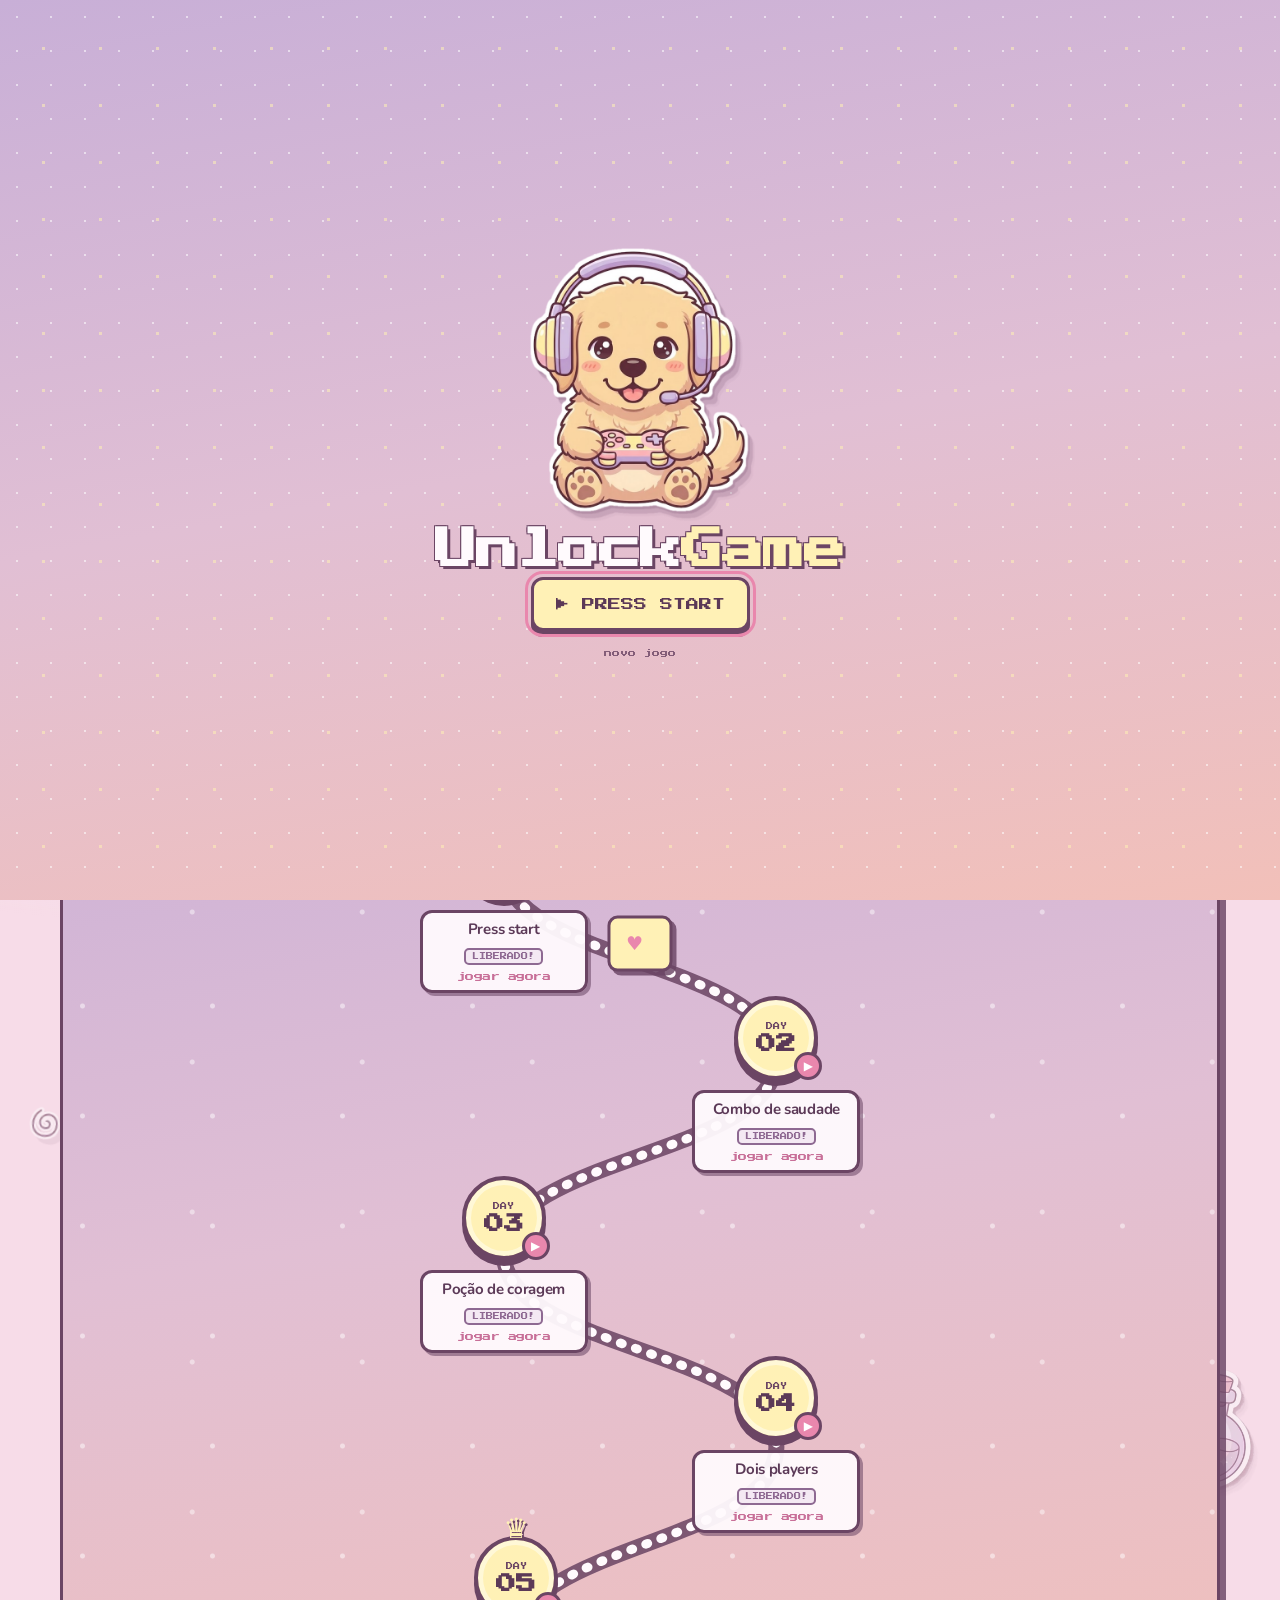
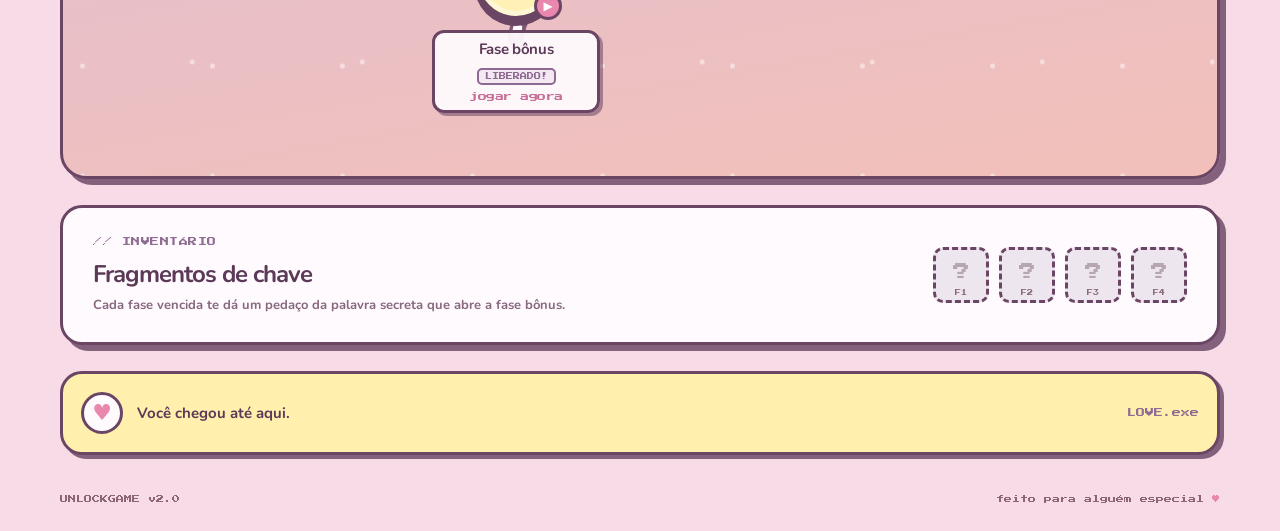
<file: index.html>
<!doctype html>
<html lang="pt-BR">
  <head>
    <meta charset="UTF-8" />
    <meta name="viewport" content="width=device-width, initial-scale=1.0, viewport-fit=cover" />
    <meta name="theme-color" content="#f7dce8" />
    <meta name="description" content="UnlockGame — uma jornada de amor em cinco fases." />
    <meta name="apple-mobile-web-app-capable" content="yes" />
    <meta name="mobile-web-app-capable" content="yes" />
    <meta name="apple-mobile-web-app-status-bar-style" content="default" />
    <meta name="apple-mobile-web-app-title" content="UnlockGame" />
    <title>UnlockGame · 5 fases</title>
    <link rel="manifest" href="manifest.webmanifest" />
    <link rel="icon" type="image/png" sizes="192x192" href="assets/icons/icon-192.png" />
    <link rel="apple-touch-icon" href="assets/icons/apple-touch-icon.png" />
    <link rel="preconnect" href="https://fonts.googleapis.com" />
    <link rel="preconnect" href="https://fonts.gstatic.com" crossorigin />
    <link href="https://fonts.googleapis.com/css2?family=Nunito:wght@400;600;700;800;900&family=Press+Start+2P&display=swap" rel="stylesheet" />
    <link rel="stylesheet" href="styles.css" />
    <script defer src="js/data.js"></script>
    <script defer src="js/core.js"></script>
    <script defer src="js/games.js"></script>
    <script defer src="js/app.js"></script>
  </head>
  <body>
    <div class="noise" aria-hidden="true"></div>

    <!-- Tela de título -->
    <div class="start-screen" id="startScreen" role="dialog" aria-modal="true" aria-labelledby="startTitle">
      <div class="start-stars" aria-hidden="true"></div>
      <div class="start-content">
        <img class="start-bunny" src="assets/opt/puppybyte.png" alt="" />
        <h1 class="start-title" id="startTitle">Unlock<span>Game</span></h1>
        <button class="start-button" id="startButton" type="button">▶ PRESS START</button>
        <p class="start-save" id="startSave">novo jogo</p>
      </div>
    </div>

    <header class="hud">
      <a class="brand" href="#top" aria-label="UnlockGame, voltar ao topo">
        <span class="brand-mark" aria-hidden="true">♥</span>
        <span class="brand-word">Unlock<span>Game</span></span>
      </a>
      <div class="hud-stats">
        <div class="hud-chip hud-level" aria-label="Nível do player">
          <strong id="playerLevel">LV1</strong>
          <span class="xp-track" aria-hidden="true"><span class="xp-fill" id="xpFill"></span></span>
        </div>
        <div class="hud-chip" aria-label="Estrelas"><span class="hud-star">★</span><strong id="starCount">0</strong><small>/15</small></div>
        <button class="sound-button" id="soundToggle" type="button" aria-pressed="true" aria-label="Desligar sons">♫</button>
      </div>
    </header>

    <main id="top" class="app-shell">
      <div class="reference-elements" aria-hidden="true">
        <img class="ref-art ref-handheld" src="assets/opt/handheld.png" alt="" />
        <img class="ref-art ref-joycons" src="assets/opt/joycons.png" alt="" />
        <img class="ref-art ref-potion" src="assets/opt/potion.png" alt="" />
        <img class="ref-art ref-spiral" src="assets/opt/spiral.png" alt="" />
      </div>

      <section class="hero-grid" aria-labelledby="hero-title">
        <div class="hero-copy panel">
          <div class="eyebrow"><span class="live-dot"></span> missão // online</div>
          <h2 id="hero-title">Uma fase por dia.<br /></h2>
          <p class="hero-description">Vença o minijogo de cada dia para e guarde os fragmentos de chave: a última fase precisa de todos eles.</p>
          <a class="primary-button" href="#levels"><span class="button-sparkle">✦</span> ir para o mapa <span class="button-arrow">↓</span></a>
        </div>

        <div class="mascot-stage panel">
          <div class="stage-label">GUIA DO PLAYER <span>● REC</span></div>
          <div class="speech-bubble" aria-live="polite"><p id="bunnySays">Carregando…</p></div>
          <div class="mascot-glow" aria-hidden="true"></div>
          <button class="mascot-art" id="mascot" type="button" aria-label="Falar com PuppyByte">
            <img src="assets/opt/puppybyte.png" alt="" />
            <span class="art-heart heart-one" aria-hidden="true">♥</span><span class="art-heart heart-two" aria-hidden="true">♥</span>
            <span class="art-spark spark-one" aria-hidden="true">✦</span>
          </button>
          <div class="mascot-name">PuppyByte <span>// seu duo</span></div>
        </div>
      </section>

      <section class="status-strip panel" aria-label="Status da jornada">
        <div class="status-intro"><span class="status-icon" aria-hidden="true">⚡</span><div><strong id="statusHeadline">A próxima fase está esperando</strong><span id="statusSubline">Seu mapa de aventura</span></div></div>
        <div class="next-unlock"><span>PRÓXIMO DESBLOQUEIO</span><strong id="nextUnlockTimer">--:--:--</strong></div>
        <div class="progress-track" role="progressbar" aria-label="Progresso da jornada" aria-valuemin="0" aria-valuemax="5" aria-valuenow="0" id="progressTrack"><div class="progress-fill" id="progressFill"></div></div>
      </section>

      <section class="levels-section" id="levels" aria-labelledby="levels-title">
        <div class="section-heading">
          <div><div class="eyebrow">// select your level</div><h2 id="levels-title">O mapa</h2></div>
          <p>cinco dias · cinco minijogos<br /><span>toque numa fase para jogar</span></p>
        </div>
        <div class="level-map" id="levelMap">
          <svg class="map-path" id="mapPath" aria-hidden="true" preserveAspectRatio="none"></svg>
          <ol class="levels-list" id="levelsList"></ol>
        </div>
      </section>

      <section class="inventory panel" aria-labelledby="inventory-title">
        <div>
          <div class="eyebrow">// inventário</div>
          <h2 id="inventory-title">Fragmentos de chave</h2>
          <p>Cada fase vencida te dá um pedaço da palavra secreta que abre a fase bônus.</p>
        </div>
        <div class="key-inventory" id="keyInventory"></div>
      </section>

      <section class="closing-card panel" id="closingCard">
        <span class="closing-icon" aria-hidden="true">♥</span>
        <div><strong id="closingTitle">Você chegou até aqui.</strong></div>
        <span class="closing-code">LOVE.exe</span>
      </section>
    </main>

    <footer class="footer"><span>UNLOCKGAME v2.0</span><span>feito para alguém especial <span class="footer-heart">♥</span></span></footer>

    <dialog class="challenge-dialog" id="challengeModal" aria-labelledby="modalTitle">
      <div class="dialog-inner">
        <span class="sheet-grabber" aria-hidden="true"></span>
        <button class="dialog-close" id="closeModal" type="button" aria-label="Fechar">×</button>
        <div class="modal-topline"><span id="modalDay">FASE 01</span><span id="modalState">DESAFIO</span></div>
        <div class="modal-content" id="modalContent"></div>
      </div>
    </dialog>

    <div class="confetti" id="confetti" aria-hidden="true"></div>
    <div class="toast" id="toast" role="status" aria-live="polite"><span id="toastIcon">♥</span><span id="toastMessage"></span></div>
  </body>
</html>
</file>
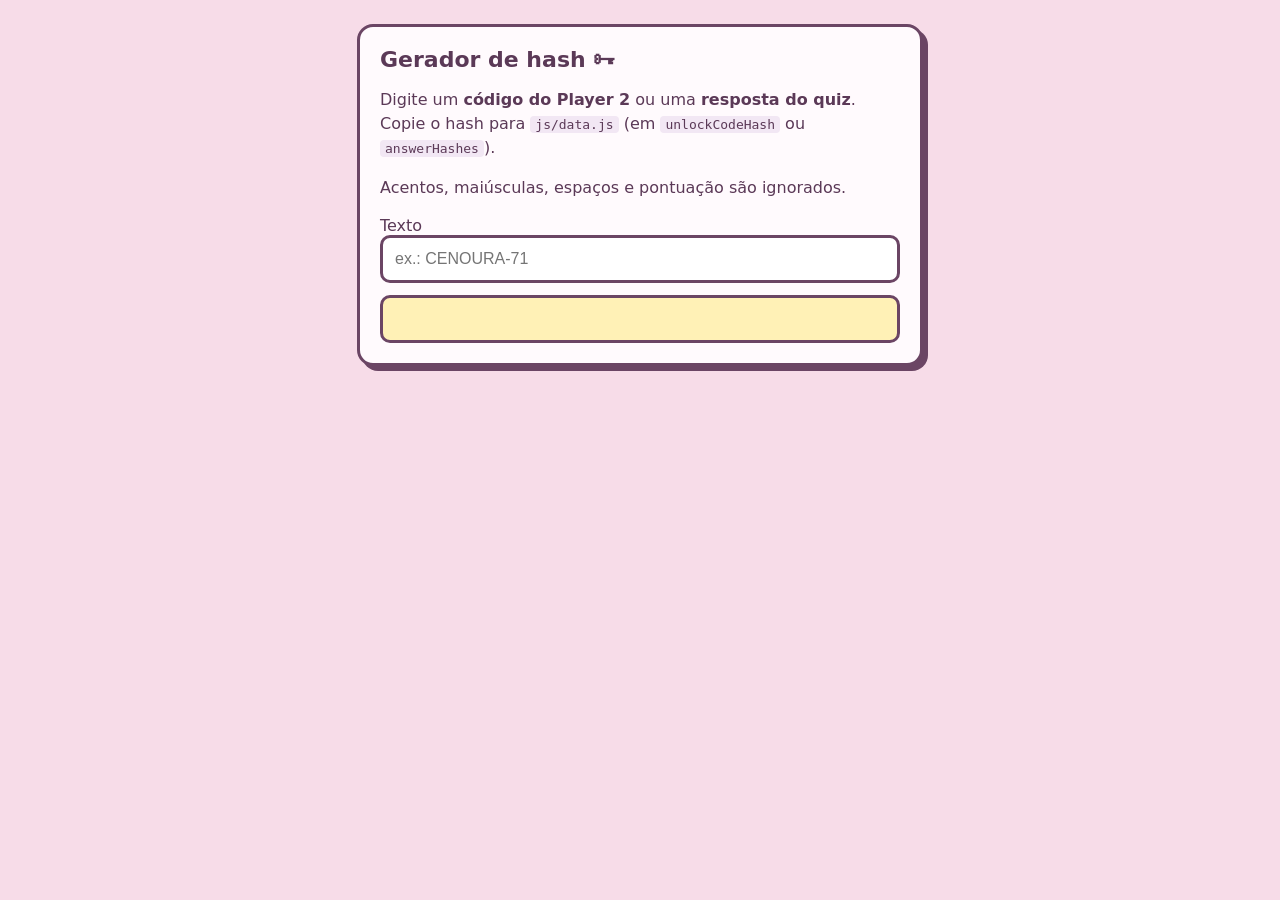
<file: tools/gerar-hash.html>
<!doctype html>
<html lang="pt-BR">
  <head>
    <meta charset="UTF-8" />
    <meta name="viewport" content="width=device-width, initial-scale=1.0" />
    <meta name="robots" content="noindex" />
    <title>UnlockGame · gerador de hash</title>
    <style>
      body { margin: 0; padding: 24px 16px; font-family: system-ui, sans-serif; background: #f7dce8; color: #5b3957; }
      main { max-width: 520px; margin: 0 auto; padding: 20px; background: #fffafd; border: 3px solid #6b4564; border-radius: 16px; box-shadow: 5px 5px 0 #6b4564; }
      h1 { margin-top: 0; font-size: 22px; }
      p { line-height: 1.5; }
      input, output { display: block; width: 100%; box-sizing: border-box; padding: 12px; font-size: 16px; border: 3px solid #6b4564; border-radius: 10px; }
      output { margin-top: 12px; background: #fff1b6; font-family: monospace; font-size: 18px; min-height: 48px; word-break: break-all; }
      code { background: #f2e7f4; padding: 1px 5px; border-radius: 4px; }
    </style>
  </head>
  <body>
    <main>
      <h1>Gerador de hash 🗝</h1>
      <p>Digite um <strong>código do Player 2</strong> ou uma <strong>resposta do quiz</strong>. Copie o hash para <code>js/data.js</code> (em <code>unlockCodeHash</code> ou <code>answerHashes</code>).</p>
      <p>Acentos, maiúsculas, espaços e pontuação são ignorados.</p>
      <label for="text">Texto</label>
      <input id="text" autocomplete="off" autocapitalize="off" placeholder="ex.: CENOURA-71" />
      <output id="out" aria-live="polite"></output>
    </main>
    <script src="../js/core.js"></script>
    <script>
      const input = document.querySelector("#text");
      const out = document.querySelector("#out");
      input.addEventListener("input", () => { out.textContent = input.value.trim() ? UG.hash(input.value) : ""; });
    </script>
  </body>
</html>
</file>
<file: styles.css>
:root {
  --bg-color: #f7dce8;
  --bg-deep: #edc4d7;
  --card-bg: #fffafd;
  --accent-purple: #cdb8d9;
  --accent-purple-dark: #8f6d93;
  --accent-yellow: #fff1b6;
  --accent-mint: #b9dce0;
  --accent-coral: #e987ad;
  --accent-coral-dark: #c86f98;
  --success: #4e817f;
  --text-color: #5b3957;
  --muted: #87687f;
  --line: #6b4564;
  --shadow: 6px 6px 0 rgba(107,69,100,.82);
  --shadow-small: 4px 4px 0 rgba(107,69,100,.82);
  --radius: 22px;
  --pixel: "Press Start 2P", monospace;
  --gutter: 14px;
  --safe-top: env(safe-area-inset-top, 0px);
  --safe-bottom: env(safe-area-inset-bottom, 0px);
}

* { box-sizing: border-box; }
html { scroll-behavior: smooth; -webkit-text-size-adjust: 100%; }
body {
  margin: 0;
  min-width: 320px;
  min-height: 100dvh;
  color: var(--text-color);
  font-family: "Nunito", system-ui, sans-serif;
  background: radial-gradient(circle at 10% 0%, #fdebf3 0 18%, transparent 38%), var(--bg-color);
  overflow-x: hidden;
  -webkit-tap-highlight-color: transparent;
}
body.is-starting { overflow: hidden; }
button, a, input { font: inherit; color: inherit; }
button { cursor: pointer; touch-action: manipulation; }
a { text-decoration: none; }
img { max-width: 100%; }
:focus-visible { outline: 3px solid var(--accent-coral); outline-offset: 3px; }
[hidden] { display: none !important; }

.noise {
  position: fixed; inset: 0; z-index: 40; pointer-events: none; opacity: .04;
  background-image: url("data:image/svg+xml,%3Csvg viewBox='0 0 180 180' xmlns='http://www.w3.org/2000/svg'%3E%3Cfilter id='n'%3E%3CfeTurbulence type='fractalNoise' baseFrequency='.8' numOctaves='3' stitchTiles='stitch'/%3E%3C/filter%3E%3Crect width='100%25' height='100%25' filter='url(%23n)' opacity='.35'/%3E%3C/svg%3E");
}

.panel { background: var(--card-bg); border: 3px solid var(--line); border-radius: var(--radius); box-shadow: var(--shadow); }
.eyebrow { font-family: var(--pixel); font-size: 9px; line-height: 1.8; letter-spacing: .5px; color: var(--accent-purple-dark); text-transform: uppercase; }
.live-dot { display: inline-block; width: 8px; height: 8px; margin-right: 6px; background: #55c598; border: 2px solid var(--line); border-radius: 50%; box-shadow: 0 0 0 3px #bcefe0; animation: blink 1.4s infinite; }

/* ---------- Tela de título ---------- */
.start-screen {
  position: fixed; inset: 0; z-index: 50;
  display: grid; place-items: center;
  padding: calc(24px + var(--safe-top)) 20px calc(24px + var(--safe-bottom));
  background: linear-gradient(170deg, #c8afd7 0%, #e1bfd4 50%, #f2c0b9 100%);
  transition: opacity .45s ease, transform .45s ease;
}
.start-screen.leaving { opacity: 0; transform: scale(1.06); pointer-events: none; }
.start-stars { position: absolute; inset: 0; opacity: .55; background-image: radial-gradient(#fff 1.5px, transparent 1.5px), radial-gradient(#fff1b6 1.5px, transparent 1.5px); background-size: 34px 34px, 57px 57px; background-position: 0 0, 15px 20px; animation: drift 18s linear infinite; }
.start-content { position: relative; display: flex; flex-direction: column; align-items: center; text-align: center; }
.start-bunny { width: min(56vw, 230px); filter: drop-shadow(5px 7px 0 rgba(107,69,100,.22)); animation: bunny-float 3s ease-in-out infinite; }
.start-title { margin: 10px 0 6px; font-family: var(--pixel); font-size: clamp(24px, 8vw, 42px); color: #fffafd; text-shadow: 3px 3px 0 var(--line), -1px -1px 0 var(--line), 1px -1px 0 var(--line), -1px 1px 0 var(--line); letter-spacing: -1px; }
.start-title span { color: var(--accent-yellow); }
.start-subtitle { margin: 0 0 26px; font-weight: 900; font-size: 14px; color: var(--text-color); }
.start-button {
  min-height: 54px; padding: 16px 22px;
  border: 3px solid var(--line); border-radius: 12px;
  background: var(--accent-yellow); color: var(--text-color);
  box-shadow: 0 6px 0 var(--line);
  font-family: var(--pixel); font-size: 13px;
  animation: pulse 1.3s ease-in-out infinite;
}
.start-button:active { transform: translateY(4px); box-shadow: 0 2px 0 var(--line); }
.start-save { margin: 18px 0 0; font-family: var(--pixel); font-size: 8px; color: var(--line); opacity: .8; }

/* ---------- HUD ---------- */
.hud {
  position: sticky; top: 0; z-index: 30;
  display: flex; align-items: center; justify-content: space-between; gap: 10px;
  padding: calc(10px + var(--safe-top)) var(--gutter) 10px;
  background: rgba(247,220,232,.88);
  backdrop-filter: blur(8px); -webkit-backdrop-filter: blur(8px);
  border-bottom: 3px solid var(--line);
}
.brand { display: inline-flex; align-items: center; gap: 9px; font-weight: 900; font-size: 19px; letter-spacing: -1.4px; color: #915776; text-shadow: 1px 2px 0 #fff; }
.brand-mark { display: grid; place-items: center; width: 32px; height: 32px; border: 3px solid var(--line); border-radius: 50% 50% 45% 45%; background: var(--accent-coral); color: #fff; box-shadow: 3px 3px 0 #fff; transform: rotate(-7deg); font-size: 16px; text-shadow: none; }
.brand-word { display: none; }
.brand-word span { color: #c27a9f; }
.hud-stats { display: flex; align-items: center; gap: 8px; }
.hud-chip { display: flex; align-items: center; gap: 6px; height: 40px; padding: 0 10px; border: 3px solid var(--line); border-radius: 10px; background: var(--card-bg); box-shadow: 3px 3px 0 var(--line); font-weight: 900; }
.hud-chip strong { font-family: var(--pixel); font-size: 10px; }
.hud-chip small { font-size: 11px; color: var(--muted); margin-left: -3px; }
.hud-star { color: #f0b93a; font-size: 18px; text-shadow: 1px 1px 0 var(--line); }
.hud-level { background: var(--accent-yellow); }
.xp-track { width: 46px; height: 10px; border: 2px solid var(--line); border-radius: 3px; background: #fff; overflow: hidden; }
.xp-fill { display: block; height: 100%; width: 0; background: repeating-linear-gradient(90deg, var(--accent-coral) 0 5px, #f3a7c4 5px 10px); transition: width .8s ease; }
.sound-button { display: grid; place-items: center; width: 44px; height: 40px; border: 3px solid var(--line); border-radius: 10px; background: var(--card-bg); box-shadow: 3px 3px 0 var(--line); font-weight: 900; font-size: 17px; }
.sound-button:active { transform: translate(2px, 2px); box-shadow: 1px 1px 0 var(--line); }
.sound-button[aria-pressed="false"] { background: #f2eaf4; color: var(--muted); }

/* ---------- Layout ---------- */
.app-shell { position: relative; width: min(1160px, 100% - var(--gutter) * 2); margin: 18px auto 40px; }
.hero-grid, .status-strip, .levels-section, .inventory, .closing-card { position: relative; z-index: 1; }

/* ---------- Hero + mascote ---------- */
.hero-grid { display: grid; gap: 16px; }
.hero-copy { order: 2; padding: 24px 20px; overflow: hidden; background: linear-gradient(145deg, #fffafd 0%, #fffafd 68%, #fff4cb 68.1%, #fff4cb 100%); }
.hero-copy h2 { margin: 16px 0 12px; font-size: clamp(30px, 8.5vw, 64px); line-height: 1; letter-spacing: -2px; font-weight: 900; color: #5e3b5a; }
.hero-copy h2 em { font-style: normal; color: #dd7fa7; text-shadow: 2px 3px 0 #fff; }
.hero-description { margin: 0 0 22px; color: #7f6379; font-size: 15px; line-height: 1.6; font-weight: 700; max-width: 540px; }
.primary-button { display: inline-flex; align-items: center; gap: 12px; min-height: 48px; padding: 13px 16px; border: 3px solid var(--line); border-radius: 10px; background: var(--accent-purple); color: var(--text-color); box-shadow: 4px 4px 0 #fff, 4px 4px 0 3px var(--line); font-family: var(--pixel); font-size: 10px; transition: transform .15s; }
.primary-button:active { transform: translate(3px, 3px); }
.button-sparkle, .button-arrow { color: #fffafd; text-shadow: 1px 1px 0 var(--line); }

.mascot-stage { order: 1; position: relative; display: flex; flex-direction: column; align-items: center; justify-content: flex-end; min-height: 370px; padding-top: 44px; overflow: hidden; background: linear-gradient(145deg, #e5cce1, #cdb8d9); }
.mascot-stage::before { content: ""; position: absolute; inset: 0; opacity: .42; background-image: radial-gradient(#fff 1.5px, transparent 1.5px); background-size: 17px 17px; }
.stage-label { position: absolute; top: 16px; left: 18px; right: 18px; z-index: 1; display: flex; justify-content: space-between; font-family: var(--pixel); font-size: 8px; color: var(--accent-purple-dark); }
.stage-label span { color: #b64f70; animation: blink 1.4s infinite; }
.speech-bubble { position: absolute; z-index: 3; top: 40px; left: 14px; right: 14px; min-height: 58px; padding: 10px 13px; border: 3px solid var(--line); border-radius: 14px; background: var(--card-bg); box-shadow: var(--shadow-small); }
.speech-bubble::after { content: ""; position: absolute; bottom: -12px; left: 50%; width: 18px; height: 18px; background: var(--card-bg); border-right: 3px solid var(--line); border-bottom: 3px solid var(--line); transform: translateX(-50%) rotate(45deg); }
.speech-bubble p { position: relative; z-index: 1; margin: 0; font-size: 14px; font-weight: 800; line-height: 1.4; min-height: 2.8em; }
.mascot-glow { position: absolute; bottom: 30px; width: 220px; height: 220px; border-radius: 50%; background: rgba(255,247,252,.52); box-shadow: 0 0 0 15px rgba(255,255,255,.16), 0 0 0 30px rgba(255,255,255,.1); }
.mascot-art { position: relative; z-index: 1; width: 170px; margin: 0 0 6px; padding: 0; border: 0; background: none; animation: bunny-float 3.4s ease-in-out infinite; filter: drop-shadow(5px 7px 0 rgba(107,69,100,.18)); }
.mascot-art img { display: block; width: 100%; height: auto; }
.mascot-art.boing img { animation: boing .45s ease; }
.art-heart, .art-spark { position: absolute; color: #fff; text-shadow: 2px 2px 0 var(--line); font-size: 22px; animation: sparkle 2.4s infinite; }
.heart-one { top: 8px; left: -6px; color: #ea8fb1; }
.heart-two { right: -8px; bottom: 50px; color: #ea8fb1; animation-delay: .7s; }
.spark-one { top: 50px; right: -14px; animation-delay: 1.1s; }
.mascot-name { position: relative; z-index: 2; margin-bottom: 14px; padding: 6px 11px; border: 3px solid var(--line); border-radius: 10px; background: var(--card-bg); box-shadow: var(--shadow-small); font-weight: 900; font-size: 13px; color: #694662; }
.mascot-name span { color: #a77c9e; }

/* ---------- Status ---------- */
.status-strip { margin-top: 18px; padding: 14px; display: grid; grid-template-columns: 1fr; gap: 12px; border-radius: 18px; box-shadow: var(--shadow-small); }
.status-intro { display: flex; align-items: center; gap: 11px; min-width: 0; }
.status-icon { display: grid; place-items: center; flex: 0 0 auto; width: 36px; height: 36px; border: 3px solid var(--line); border-radius: 8px; background: var(--accent-yellow); font-size: 17px; }
.status-intro strong, .status-intro div span { display: block; }
.status-intro strong { font-size: 15px; }
.status-intro div span { margin-top: 2px; color: var(--muted); font-size: 12px; font-weight: 700; }
.next-unlock { display: flex; align-items: baseline; justify-content: space-between; gap: 10px; padding-top: 12px; border-top: 2px dashed #e3d1df; }
.next-unlock span { font-family: var(--pixel); font-size: 8px; color: var(--accent-purple-dark); }
.next-unlock strong { font-family: var(--pixel); font-size: 14px; letter-spacing: 1px; }
.progress-track { height: 14px; border: 2px solid var(--line); border-radius: 4px; background: #f1e0ec; overflow: hidden; }
.progress-fill { height: 100%; width: 0; background-color: #df8db0; background-image: repeating-linear-gradient(135deg, rgba(255,255,255,.32) 0 6px, transparent 6px 12px); transition: width .6s ease; animation: stripes 1s linear infinite; }

/* ---------- Mapa de fases ---------- */
.levels-section {
  margin-top: 30px; padding: 22px 12px 26px;
  border: 3px solid var(--line); border-radius: 26px;
  background:
    radial-gradient(circle at 15% 20%, rgba(255,255,255,.48) 0 2px, transparent 3px),
    radial-gradient(circle at 76% 72%, rgba(255,255,255,.45) 0 2px, transparent 3px),
    linear-gradient(170deg, #c8afd7 0%, #e1bfd4 48%, #f2c0b9 100%);
  background-size: 130px 110px, 170px 150px, auto;
  box-shadow: var(--shadow);
  overflow: hidden;
}
.section-heading { display: flex; flex-direction: column; gap: 8px; padding: 0 6px; }
.section-heading h2 { margin: 8px 0 0; font-size: clamp(27px, 7vw, 46px); line-height: 1; letter-spacing: -1.5px; color: #fffafd; text-shadow: 2px 3px 0 var(--accent-purple-dark); }
.section-heading p { margin: 0; color: #fffafd; font-size: 13px; line-height: 1.5; font-weight: 800; }
.section-heading p span { color: var(--accent-yellow); }
.levels-section .eyebrow { color: #fffafd; }

.level-map { position: relative; height: calc(var(--map-height, 750px) + 70px); max-width: 620px; margin: 10px auto 0; }
.map-path { position: absolute; inset: 0; width: 100%; height: 100%; overflow: visible; }
.map-path path { fill: none; stroke-linecap: round; }
.path-base { stroke: var(--line); stroke-width: 16px; opacity: .85; }
.path-dash { stroke: #fffafd; stroke-width: 9px; stroke-dasharray: 2 14; }
.path-done { stroke: var(--accent-yellow); stroke-width: 9px; }
.levels-list { position: absolute; inset: 0; margin: 0; padding: 0; list-style: none; }

.level-card { position: absolute; left: var(--x); top: var(--y); width: 0; height: 0; }
.level-node {
  position: absolute; left: -42px; top: -42px; z-index: 2;
  width: 84px; height: 84px; padding: 0;
  border: 4px solid var(--line); border-radius: 50%;
  background: var(--accent-yellow);
  box-shadow: 0 6px 0 var(--line), inset 0 0 0 5px rgba(255,255,255,.45);
  transition: transform .15s, box-shadow .15s;
}
.node-ring { display: flex; flex-direction: column; align-items: center; justify-content: center; gap: 4px; height: 100%; }
.node-ring small { font-family: var(--pixel); font-size: 7px; color: var(--line); }
.node-ring strong { font-family: var(--pixel); font-size: 20px; }
.node-badge { position: absolute; right: -8px; bottom: -4px; display: grid; place-items: center; width: 28px; height: 28px; border: 3px solid var(--line); border-radius: 50%; background: var(--card-bg); font-size: 12px; font-weight: 900; }
.level-node:active { transform: translateY(4px); box-shadow: 0 2px 0 var(--line), inset 0 0 0 5px rgba(255,255,255,.45); }

.level-card.available .level-node { background: var(--accent-yellow); animation: node-pulse 1.6s ease-in-out infinite; }
.level-card.available .node-badge { background: var(--accent-coral); color: #fff; }
.level-card.completed .level-node { background: var(--accent-mint); }
.level-card.completed .node-badge { color: var(--success); }
.level-card.locked .level-node { background: #b8a9c8; color: #fffafd; }
.level-card:last-child .level-node::before { content: "♛"; position: absolute; top: -30px; left: 50%; transform: translateX(-50%); color: var(--accent-yellow); font-size: 28px; text-shadow: 2px 2px 0 var(--line); }
.level-card.locked .node-ring small { color: #fffafd; }

.level-label {
  position: absolute; top: 52px; left: 50%; z-index: 2;
  width: 140px; transform: translateX(-50%);
  padding: 8px 8px 9px; text-align: center;
  border: 3px solid var(--line); border-radius: 12px;
  background: rgba(255,250,253,.95);
  box-shadow: 3px 3px 0 rgba(107,69,100,.55);
  pointer-events: none;
}
.level-label h3 { margin: 0 0 6px; font-size: 13px; line-height: 1.15; letter-spacing: -.3px; }
.level-tag { display: inline-block; padding: 3px 6px; border: 2px solid currentColor; border-radius: 5px; font-family: var(--pixel); font-size: 7px; color: #8e6992; background: #f4e9f3; }
.level-card.completed .level-tag { color: var(--success); background: #e2f4f1; }
.level-card.locked .level-tag { color: #927b8e; background: #f5eff4; }
.level-card.locked .level-label h3 { color: #8a7787; }
.level-label .countdown, .level-play { display: block; margin-top: 6px; font-family: var(--pixel); font-size: 8px; white-space: nowrap; letter-spacing: -.5px; }
.level-label .countdown.opens-on { font-family: "Nunito", sans-serif; font-size: 12px; font-weight: 900; letter-spacing: 0; color: var(--muted); }
.level-play { color: var(--accent-coral-dark); animation: blink 1.2s steps(2) infinite; }
.level-stars { display: block; margin-top: 4px; font-size: 16px; letter-spacing: 1px; font-style: normal; }
.level-stars span { color: #e2d6e0; text-shadow: 1px 1px 0 var(--line); }
.level-stars span.on { color: #f5c94c; }

.map-avatar { position: absolute; z-index: 3; left: 30px; top: -78px; width: 52px; max-width: none; pointer-events: none; filter: drop-shadow(2px 3px 0 rgba(107,69,100,.3)); animation: hop 1.2s ease-in-out infinite; }
.level-card.avatar-left .map-avatar { left: -82px; }

/* ---------- Inventário ---------- */
.inventory { margin-top: 26px; padding: 20px; display: grid; gap: 16px; }
.inventory h2 { margin: 8px 0 6px; font-size: 24px; letter-spacing: -1px; }
.inventory p { margin: 0; color: var(--muted); font-size: 13px; font-weight: 700; line-height: 1.5; }
.key-inventory { display: flex; flex-wrap: wrap; gap: 10px; }
.key-chip { position: relative; display: inline-grid; place-items: center; min-width: 56px; height: 56px; padding: 0 10px 8px; border: 3px solid var(--line); border-radius: 10px; background: var(--accent-yellow); box-shadow: 0 4px 0 var(--line); font-family: var(--pixel); font-size: 17px; }
.key-chip small { position: absolute; bottom: 4px; font-family: var(--pixel); font-size: 6px; color: var(--muted); }
.key-chip.missing { background: #eee6ef; color: #b6a6b4; border-style: dashed; box-shadow: none; }

/* ---------- Encerramento e rodapé ---------- */
.closing-card { margin-top: 26px; padding: 18px; display: flex; align-items: center; gap: 14px; background: #fff0ad; box-shadow: var(--shadow-small); }
.closing-icon { display: grid; place-items: center; flex: 0 0 auto; width: 42px; height: 42px; border: 3px solid var(--line); border-radius: 50%; background: var(--card-bg); color: var(--accent-coral); font-size: 22px; }
.closing-card strong { font-size: 15px; }
.closing-card p { margin: 3px 0 0; color: var(--muted); font-size: 13px; font-weight: 700; }
.closing-code { display: none; margin-left: auto; font-family: var(--pixel); font-size: 9px; color: var(--accent-purple-dark); }
.footer { width: min(1160px, 100% - var(--gutter) * 2); margin: 0 auto; padding: 0 0 calc(28px + var(--safe-bottom)); display: flex; flex-direction: column; gap: 8px; color: #8c6577; font-family: var(--pixel); font-size: 7px; }
.footer-heart { color: var(--accent-coral); }

/* Elementos decorativos (só em telas grandes) */
.reference-elements { display: none; }

/* ---------- Modal / bottom sheet ---------- */
.challenge-dialog {
  width: 100%; max-width: 100%; max-height: 94dvh;
  margin: auto 0 0; padding: 0;
  border: 3px solid var(--line); border-bottom: 0; border-radius: 22px 22px 0 0;
  background: var(--card-bg); color: var(--text-color);
  box-shadow: 0 -6px 0 rgba(107,69,100,.35);
  overflow: hidden;
}
.challenge-dialog[open] { animation: sheet-up .32s cubic-bezier(.2,.9,.3,1.2); }
.challenge-dialog::backdrop { background: rgba(74,62,86,.58); backdrop-filter: blur(3px); }
.dialog-inner { position: relative; max-height: 94dvh; overflow-y: auto; overscroll-behavior: contain; padding: 14px 18px calc(26px + var(--safe-bottom)); }
.sheet-grabber { display: block; width: 44px; height: 5px; margin: 0 auto 12px; border-radius: 9px; background: #e0cfdc; }
.dialog-close { position: absolute; top: 12px; right: 12px; z-index: 2; width: 40px; height: 40px; border: 3px solid var(--line); border-radius: 9px; background: var(--accent-coral); color: #fff; box-shadow: 3px 3px 0 var(--line); font-size: 24px; line-height: 1; }
.dialog-close:active { transform: translate(2px, 2px); box-shadow: 1px 1px 0 var(--line); }
.modal-topline { display: flex; gap: 14px; padding: 6px 52px 14px 0; border-bottom: 2px dashed #e0cfdc; font-family: var(--pixel); font-size: 9px; color: var(--accent-purple-dark); }
.modal-topline span:last-child { color: var(--accent-coral); }
.modal-content h2 { margin: 20px 0 8px; font-size: clamp(24px, 6.5vw, 34px); line-height: 1.05; letter-spacing: -1.2px; }
.challenge-lead { margin: 0 0 16px; color: var(--muted); font-size: 15px; line-height: 1.55; font-weight: 700; }
.modal-cta { display: block; width: 100%; min-height: 52px; margin-top: 16px; padding: 15px; border: 3px solid var(--line); border-radius: 10px; background: var(--text-color); color: #fff; box-shadow: 4px 4px 0 var(--accent-coral); font-family: var(--pixel); font-size: 10px; line-height: 1.4; }
.modal-cta:active { transform: translate(3px, 3px); box-shadow: 1px 1px 0 var(--accent-coral); }
.modal-cta.secondary { background: var(--card-bg); color: var(--text-color); box-shadow: 4px 4px 0 var(--line); }
.modal-cta.reward-close { background: var(--accent-purple); color: var(--text-color); box-shadow: 4px 4px 0 var(--line); }
.modal-hint { margin: 14px 0 0; color: var(--muted); text-align: center; font-size: 12px; font-weight: 800; }
.small-button { min-height: 44px; padding: 0 14px; border: 3px solid var(--line); border-radius: 9px; background: var(--accent-yellow); box-shadow: 3px 3px 0 var(--line); font-family: var(--pixel); font-size: 9px; }

/* Código do Player 2 */
.code-unlock { margin-top: 22px; padding-top: 14px; border-top: 2px dashed #e0cfdc; }
.code-unlock summary { cursor: pointer; color: var(--muted); font-size: 13px; font-weight: 800; list-style: none; text-align: center; }
.code-unlock summary::-webkit-details-marker { display: none; }
.code-unlock summary::before { content: "🗝 "; }
.code-unlock form { display: flex; gap: 8px; margin-top: 12px; }
.code-unlock input { flex: 1; min-width: 0; min-height: 48px; padding: 0 14px; border: 3px solid var(--line); border-radius: 10px; background: #fff; font-size: 16px; font-weight: 800; }
.code-unlock input { text-transform: uppercase; font-family: var(--pixel); font-size: 12px; }

/* ---------- Minijogos: comum ---------- */
.game-root { user-select: none; -webkit-user-select: none; }
.game-hud { display: flex; align-items: center; justify-content: space-between; gap: 10px; margin-bottom: 12px; padding: 10px 12px; border: 3px solid var(--line); border-radius: 10px; background: var(--text-color); color: #fff; font-family: var(--pixel); font-size: 8px; }
.game-hud b { color: var(--accent-yellow); font-weight: 400; }
.hud-hearts { display: flex; gap: 3px; font-family: "Nunito", sans-serif; font-size: 18px; line-height: 1; }
.hud-hearts span { color: var(--accent-coral); }
.hud-hearts span.lost { color: rgba(255,255,255,.25); }
.game-message { min-height: 1.5em; margin: 6px 0 12px; text-align: center; font-weight: 900; font-size: 15px; }

/* Memória */
.memory-grid { display: grid; grid-template-columns: repeat(4, 1fr); gap: 8px; max-width: 520px; margin: 0 auto; perspective: 800px; }
.memory-card { position: relative; aspect-ratio: 3 / 4; padding: 0; border: 0; background: none; transform-style: preserve-3d; transition: transform .35s ease; }
.memory-card.flipped { transform: rotateY(180deg); }
.card-face { position: absolute; inset: 0; display: grid; place-items: center; border: 3px solid var(--line); border-radius: 12px; box-shadow: 0 4px 0 var(--line); backface-visibility: hidden; -webkit-backface-visibility: hidden; }
.card-back { background: var(--accent-purple); background-image: radial-gradient(#fff 1.5px, transparent 1.5px); background-size: 12px 12px; color: #fff; font-size: 28px; text-shadow: 2px 2px 0 var(--line); }
.card-front { background: var(--card-bg); transform: rotateY(180deg); }
.card-front { overflow: hidden; }
.card-front img { width: 100%; height: 100%; object-fit: cover; pointer-events: none; }
.card-front img.is-art { width: 78%; height: 78%; object-fit: contain; }
.memory-card.matched .card-front { background: var(--accent-mint); animation: pop .4s ease; }

/* Melodia */
.melody-pads { display: grid; grid-template-columns: repeat(2, 1fr); gap: 12px; max-width: 340px; margin: 0 auto; }
.melody-pad { aspect-ratio: 1; border: 4px solid var(--line); border-radius: 18px; box-shadow: 0 6px 0 var(--line); font-size: 40px; color: #fff; text-shadow: 2px 2px 0 var(--line); transition: transform .08s, filter .08s, box-shadow .08s; }
.melody-pad:disabled { cursor: default; }
.melody-pad.lit, .melody-pad:not(:disabled):active { transform: translateY(4px); box-shadow: 0 2px 0 var(--line); filter: brightness(1.18) saturate(1.3); }
.melody-pad.lit { box-shadow: 0 2px 0 var(--line), 0 0 0 6px rgba(255,255,255,.75); }
.tone-pink { background: var(--accent-coral); }
.tone-yellow { background: #f5c94c; }
.tone-mint { background: #7cc4bf; }
.tone-lilac { background: #a98bc0; }

/* Pegar corações */
.catch-stage { position: relative; overflow: hidden; border: 3px solid var(--line); border-radius: 14px; background: linear-gradient(180deg, #e5cce1 0%, #f7dce8 70%, #fff1f6 100%); touch-action: none; }
.catch-stage canvas { display: block; width: 100%; touch-action: none; }
.catch-overlay { position: absolute; inset: 0; display: flex; flex-direction: column; align-items: center; justify-content: center; padding: 20px; text-align: center; background: rgba(255,250,253,.82); font-weight: 900; line-height: 1.5; }
.catch-overlay .modal-cta { width: auto; padding-inline: 24px; }

/* Labirinto */
.maze-stage { display: flex; justify-content: center; padding: 10px; border: 3px solid var(--line); border-radius: 14px; background: linear-gradient(180deg, #fffafd, #f7e8f1); touch-action: none; }
.maze-stage canvas { display: block; touch-action: none; }
.dpad { display: grid; grid-template-columns: repeat(3, 58px); grid-template-rows: repeat(2, 50px); gap: 6px; justify-content: center; margin-top: 14px; }
.dpad button { border: 3px solid var(--line); border-radius: 10px; background: var(--accent-purple); box-shadow: 0 4px 0 var(--line); color: var(--text-color); font-size: 18px; }
.dpad button:active { transform: translateY(3px); box-shadow: 0 1px 0 var(--line); }
.dpad-up { grid-column: 2; grid-row: 1; }
.dpad-left { grid-column: 1; grid-row: 2; }
.dpad-down { grid-column: 2; grid-row: 2; }
.dpad-right { grid-column: 3; grid-row: 2; }

/* Cofre */
.word-locked .key-inventory, .vault-hint { justify-content: center; margin: 12px 0; }
.vault-hint .key-chip { min-width: 46px; height: 46px; padding: 0 8px; font-size: 16px; }
.vault { position: relative; margin: 18px auto 0; max-width: 360px; padding: 26px 14px 30px; border: 4px solid var(--line); border-radius: 22px; background: linear-gradient(160deg, #cdb8d9, #a98bc0); box-shadow: 0 7px 0 var(--line), inset 0 0 0 6px rgba(255,255,255,.25); transition: transform .5s ease; }
.vault-bolts i { position: absolute; width: 12px; height: 12px; border: 3px solid var(--line); border-radius: 50%; background: var(--accent-yellow); }
.vault-bolts i:nth-child(1) { top: 9px; left: 9px; } .vault-bolts i:nth-child(2) { top: 9px; right: 9px; } .vault-bolts i:nth-child(3) { bottom: 9px; left: 9px; } .vault-bolts i:nth-child(4) { bottom: 9px; right: 9px; }
.vault-reels { display: flex; justify-content: center; gap: 8px; }
.reel { display: flex; flex-direction: column; align-items: center; gap: 6px; }
.reel > button:not(.reel-window) { width: 54px; height: 36px; border: 3px solid var(--line); border-radius: 9px; background: var(--card-bg); box-shadow: 0 3px 0 var(--line); font-size: 13px; }
.reel > button:not(.reel-window):active { transform: translateY(2px); box-shadow: 0 1px 0 var(--line); }
.reel-window { display: flex; flex-direction: column; align-items: center; justify-content: center; width: 58px; height: 96px; padding: 0; border: 3px solid var(--line); border-radius: 10px; background: linear-gradient(180deg, #e9dde6, #fff 30%, #fff 70%, #e9dde6); box-shadow: inset 0 3px 0 rgba(107,69,100,.2); font-family: var(--pixel); overflow: hidden; }
.reel-window i { font-style: normal; font-size: 12px; color: #c4b1c0; line-height: 1.6; }
.reel-window b { font-weight: 400; font-size: 24px; line-height: 1.4; }
.reel-window.spin b { animation: reel-spin .18s ease; }
.vault-light { position: absolute; top: 10px; left: 50%; width: 14px; height: 14px; margin-left: -7px; border: 3px solid var(--line); border-radius: 50%; background: var(--accent-coral); }
.vault.shake .vault-light { background: #d9534f; }
.vault.opened { transform: perspective(700px) rotateY(-18deg); }
.vault.opened .vault-light { background: #7cc4bf; box-shadow: 0 0 0 6px rgba(124,196,191,.4); }
.vault.opened .reel-window { background: var(--accent-mint); animation: pop .5s ease both; }
.vault.opened .reel:nth-child(2) .reel-window { animation-delay: .08s; } .vault.opened .reel:nth-child(3) .reel-window { animation-delay: .16s; } .vault.opened .reel:nth-child(4) .reel-window { animation-delay: .24s; }
@keyframes reel-spin { from { transform: translateY(-14px); opacity: .3; } to { transform: translateY(0); opacity: 1; } }

/* ---------- Vitória ---------- */
.victory { text-align: center; padding: 8px 0 4px; }
.victory-kicker { margin: 18px 0 0; font-family: var(--pixel); font-size: 12px; color: var(--accent-coral); animation: blink 1s steps(2) infinite; }
.victory-stars { display: flex; justify-content: center; gap: 8px; margin: 14px 0 6px; font-size: 52px; line-height: 1; }
.victory-stars span { color: #e7dbe5; text-shadow: 3px 3px 0 var(--line); transform: scale(0); animation: star-in .45s cubic-bezier(.2,.9,.3,1.5) forwards; animation-delay: calc(var(--i) * .22s); }
.victory-stars span.on { color: #f5c94c; }
.victory-stars span:nth-child(2) { font-size: 64px; margin-top: -10px; }
.victory-xp { margin: 6px 0; font-family: var(--pixel); font-size: 13px; color: var(--success); }
.victory-record { margin: 4px 0; font-family: var(--pixel); font-size: 9px; color: var(--accent-coral); }
.victory-key { display: flex; flex-direction: column; align-items: center; gap: 10px; margin: 16px 0 4px; }
.victory-key span { font-family: var(--pixel); font-size: 8px; color: var(--accent-purple-dark); }
.victory-key .key-chip { animation: pop .6s ease .8s both; }

/* ---------- Recompensa ---------- */
.reward-intro { display: flex; align-items: center; flex-wrap: wrap; gap: 10px; margin-top: 18px; font-family: var(--pixel); font-size: 9px; color: var(--success); }
.reward-intro > span { display: grid; place-items: center; width: 27px; height: 27px; border: 2px solid var(--line); border-radius: 6px; background: var(--accent-mint); color: var(--text-color); font-size: 15px; }
.reward-intro .level-stars { display: inline; margin: 0 0 0 auto; }
.quote-card { margin: 16px 0; padding: 18px 18px; border-left: 6px solid #ae86b6; border-radius: 0 11px 11px 0; background: #f2e7f4; }
.quote-card p { margin: 0; font-size: 17px; line-height: 1.45; font-weight: 900; }
.quote-card small { display: block; margin-top: 9px; color: var(--muted); font-size: 11px; font-weight: 900; text-transform: uppercase; letter-spacing: .8px; }
.spotify-wrap { margin: 18px 0; }
.spotify-label { display: block; margin-bottom: 9px; font-family: var(--pixel); font-size: 9px; color: var(--accent-purple-dark); }
.spotify-frame { display: block; width: 100%; height: 80px; border: 3px solid var(--line); border-radius: 14px; background: #f2e7f4; }
.diary-card { margin: 16px 0; padding: 18px; border: 3px solid var(--line); border-radius: 11px; background: #fff8ee; }
.diary-card::before { content: "✉ RECADO DO SEU AMORZINHO"; display: block; margin-bottom: 12px; font-family: var(--pixel); font-size: 9px; color: var(--accent-coral); }
.diary-card p { margin: 0; font-size: 15px; font-weight: 700; line-height: 1.65; }
.challenge-box { position: relative; margin: 26px 0 8px; padding: 22px 16px 16px; border: 3px solid var(--line); border-radius: 11px; background: var(--accent-yellow); box-shadow: var(--shadow-small); }
.challenge-box::before { content: "MISSÃO EXTRA · VIDA REAL"; position: absolute; top: -12px; left: 12px; padding: 4px 7px; border: 2px solid var(--line); background: var(--accent-coral); color: #fff; font-family: var(--pixel); font-size: 7px; }
.challenge-box p { margin: 0; font-size: 15px; font-weight: 900; line-height: 1.55; }
.reward-actions { display: grid; gap: 0; }

/* ---------- Toast e confete ---------- */
.toast { position: fixed; z-index: 60; left: 50%; bottom: calc(18px + var(--safe-bottom)); display: flex; align-items: center; gap: 10px; width: max-content; max-width: calc(100% - 28px); padding: 12px 16px; border: 3px solid var(--line); border-radius: 10px; background: var(--accent-yellow); box-shadow: var(--shadow-small); font-size: 14px; font-weight: 900; transform: translate(-50%, 160%); transition: transform .28s ease; pointer-events: none; }
.toast.show { transform: translate(-50%, 0); }
.toast > span:first-child { color: var(--accent-coral); font-size: 19px; }
.confetti { position: fixed; inset: 0; z-index: 55; pointer-events: none; overflow: hidden; }
.confetti span { position: absolute; top: -30px; text-shadow: 1px 1px 0 var(--line); animation: confetti-fall linear forwards; }

/* ---------- Animações ---------- */
.shake { animation: shake .38s ease; }
@keyframes blink { 50% { opacity: .35; } }
@keyframes bunny-float { 0%, 100% { transform: translateY(0) rotate(-1deg); } 50% { transform: translateY(-8px) rotate(1deg); } }
@keyframes sparkle { 0%, 100% { transform: scale(.8) rotate(0); opacity: .5; } 50% { transform: scale(1.25) rotate(18deg); opacity: 1; } }
@keyframes shake { 0%, 100% { transform: translateX(0); } 25% { transform: translateX(-7px) rotate(-1deg); } 75% { transform: translateX(7px) rotate(1deg); } }
@keyframes pulse { 50% { transform: scale(1.05); } }
@keyframes node-pulse { 0%, 100% { box-shadow: 0 6px 0 var(--line), inset 0 0 0 5px rgba(255,255,255,.45), 0 0 0 0 rgba(255,241,182,.9); } 50% { box-shadow: 0 6px 0 var(--line), inset 0 0 0 5px rgba(255,255,255,.45), 0 0 0 12px rgba(255,241,182,0); } }
@keyframes hop { 0%, 100% { transform: translateY(0); } 50% { transform: translateY(-9px); } }
@keyframes boing { 0% { transform: scale(1); } 30% { transform: scale(1.12, .9); } 60% { transform: scale(.95, 1.06); } 100% { transform: scale(1); } }
@keyframes pop { 0% { transform: scale(.6); } 60% { transform: scale(1.12); } 100% { transform: scale(1); } }
@keyframes star-in { to { transform: scale(1) rotate(0); } from { transform: scale(0) rotate(-90deg); } }
@keyframes sheet-up { from { transform: translateY(100%); } to { transform: translateY(0); } }
@keyframes confetti-fall { to { transform: translate(var(--drift), 110vh) rotate(var(--spin)); } }
@keyframes stripes { to { background-position: 17px 0; } }
@keyframes drift { to { background-position: 340px 340px, 355px 340px; } }
@keyframes reference-bob { 0%, 100% { transform: translateY(0) rotate(-4deg); } 50% { transform: translateY(-9px) rotate(4deg); } }

/* ---------- Telas maiores ---------- */
@media (min-width: 560px) {
  :root { --gutter: 20px; }
  .brand-word { display: inline; }
  .level-label { width: 168px; }
  .level-label h3 { font-size: 15px; }
  .level-tag { font-size: 7px; }
  .level-label .countdown, .level-play { font-size: 9px; }
  .status-strip { grid-template-columns: 1.4fr 1fr; padding: 16px 20px; }
  .next-unlock { flex-direction: column; gap: 6px; padding: 0 0 0 18px; border-top: 0; border-left: 2px dashed #e3d1df; }
  .progress-track { grid-column: 1 / -1; }
  .closing-code { display: inline; }
  .footer { flex-direction: row; justify-content: space-between; font-size: 8px; }
  .reward-actions { grid-template-columns: 1fr 1fr; gap: 14px; }
}

@media (min-width: 720px) {
  .challenge-dialog { width: min(640px, calc(100% - 40px)); margin: auto; border-bottom: 3px solid var(--line); border-radius: 18px; box-shadow: 9px 9px 0 var(--line); }
  .challenge-dialog[open] { animation: pop .28s ease; }
  .dialog-inner { max-height: 90dvh; padding: 22px 34px 32px; }
  .sheet-grabber { display: none; }
}

@media (min-width: 900px) {
  .hud { padding-inline: max(20px, calc((100% - 1160px) / 2)); }
  .hero-grid { grid-template-columns: 1.15fr .85fr; gap: 24px; }
  .hero-copy { order: 1; display: flex; flex-direction: column; justify-content: center; align-items: flex-start; padding: 48px; }
  .mascot-stage { order: 2; min-height: 430px; }
  .mascot-art { width: 220px; }
  .mascot-glow { width: 260px; height: 260px; }
  .speech-bubble { left: 22px; right: 22px; }
  .status-strip { grid-template-columns: 1.4fr .8fr 1fr; margin-top: 24px; }
  .progress-track { grid-column: auto; }
  .levels-section { margin-top: 40px; padding: 34px 28px 38px; }
  .section-heading { flex-direction: row; align-items: end; justify-content: space-between; }
  .section-heading p { text-align: right; }
  .inventory { grid-template-columns: 1fr auto; align-items: center; padding: 26px 30px; }
  .reference-elements { display: block; position: absolute; inset: 0; z-index: 0; pointer-events: none; }
  .ref-art { position: absolute; display: block; object-fit: contain; filter: drop-shadow(4px 6px 0 rgba(107,69,100,.17)); opacity: .5; }
  .ref-handheld { width: 140px; top: 520px; left: -60px; transform: rotate(-7deg); }
  .ref-joycons { width: 150px; top: 640px; right: -60px; transform: rotate(5deg); }
  .ref-potion { width: 120px; top: 1250px; right: -50px; animation: reference-bob 3.5s ease-in-out infinite; }
  .ref-spiral { width: 80px; top: 1000px; left: -40px; transform: rotate(-8deg); }
}

@media (min-width: 1300px) {
  .ref-art { opacity: .9; }
  .ref-handheld { left: -150px; }
  .ref-joycons { right: -160px; }
  .ref-potion { right: -130px; }
  .ref-spiral { left: -110px; }
}

@media (hover: hover) {
  .level-card:not(.locked) .level-node:hover { transform: translateY(-4px); box-shadow: 0 10px 0 var(--line), inset 0 0 0 5px rgba(255,255,255,.45); }
  .modal-cta:hover { transform: translate(2px, 2px); box-shadow: 2px 2px 0 var(--accent-coral); }
  .primary-button:hover { transform: translate(2px, 2px); }
}

@media (prefers-reduced-motion: reduce) {
  *, *::before, *::after { animation-duration: .01ms !important; animation-iteration-count: 1 !important; scroll-behavior: auto !important; transition-duration: .01ms !important; }
}
</file>
